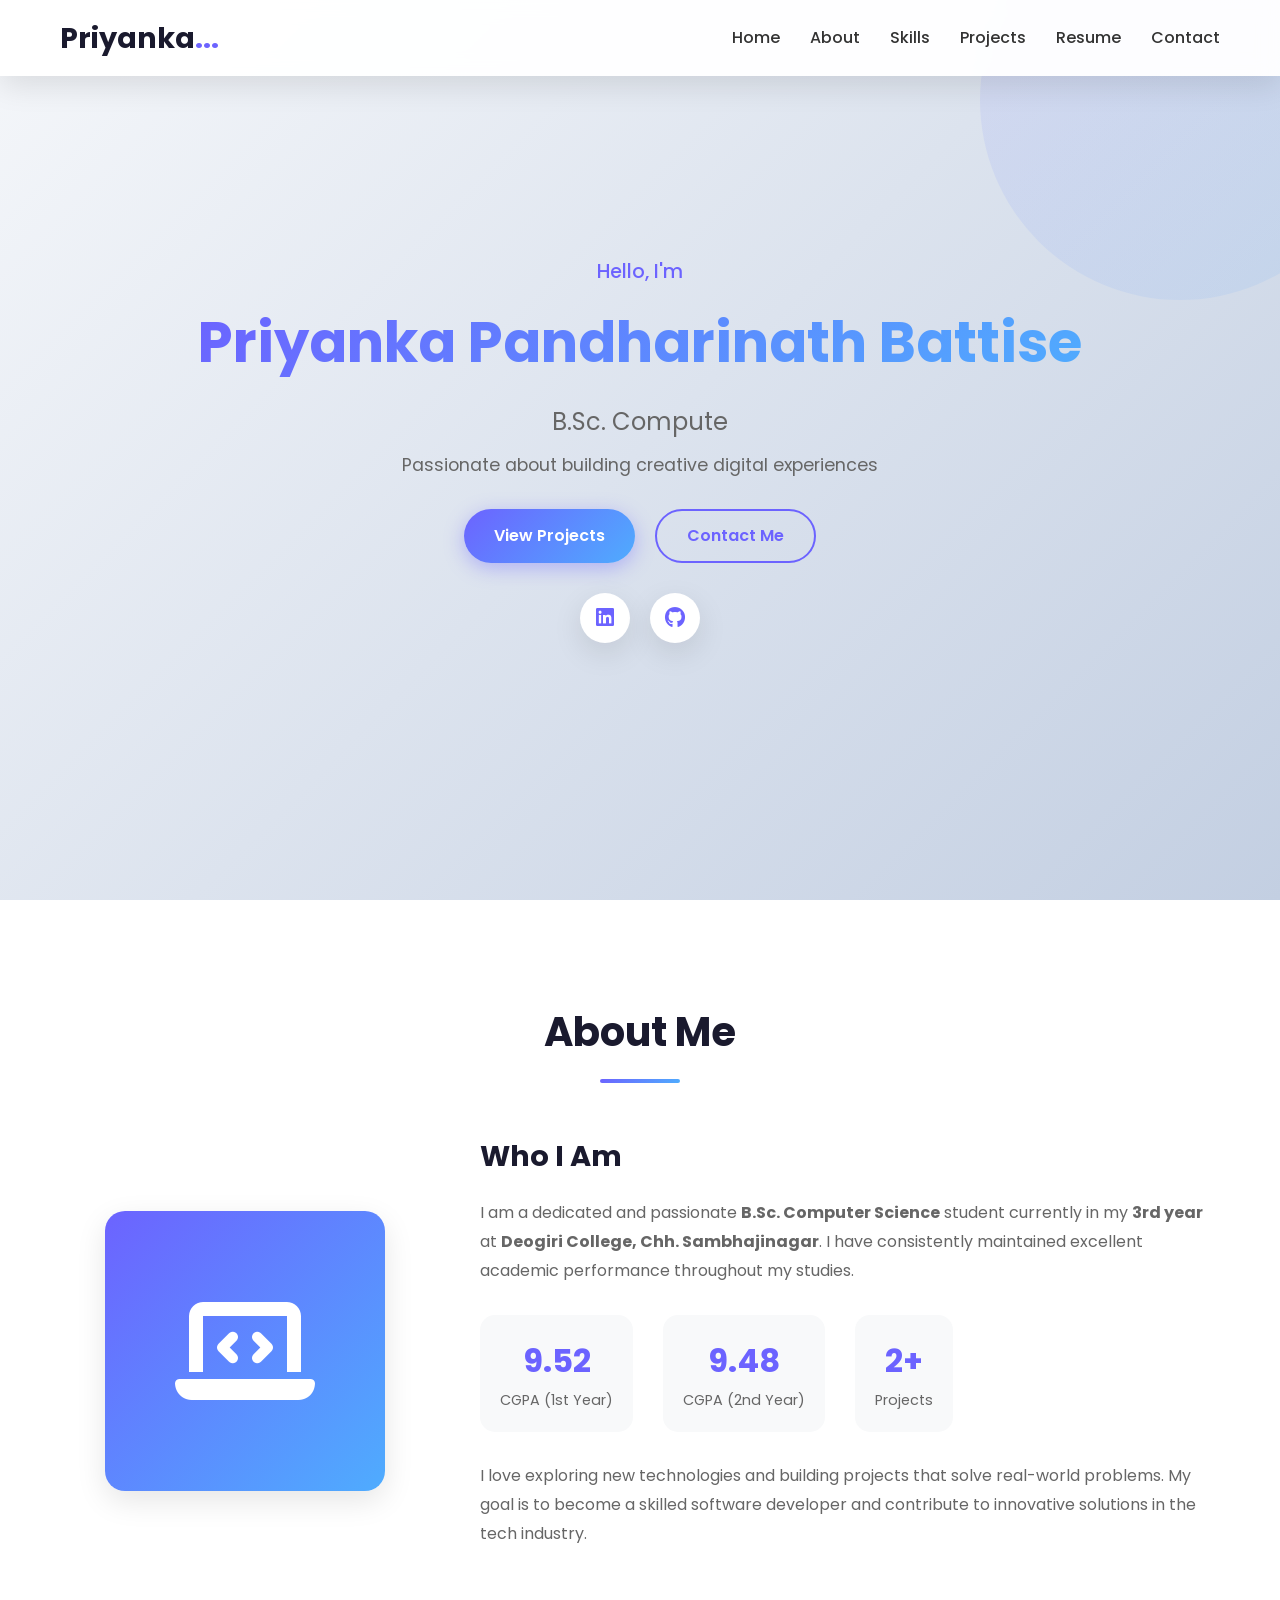
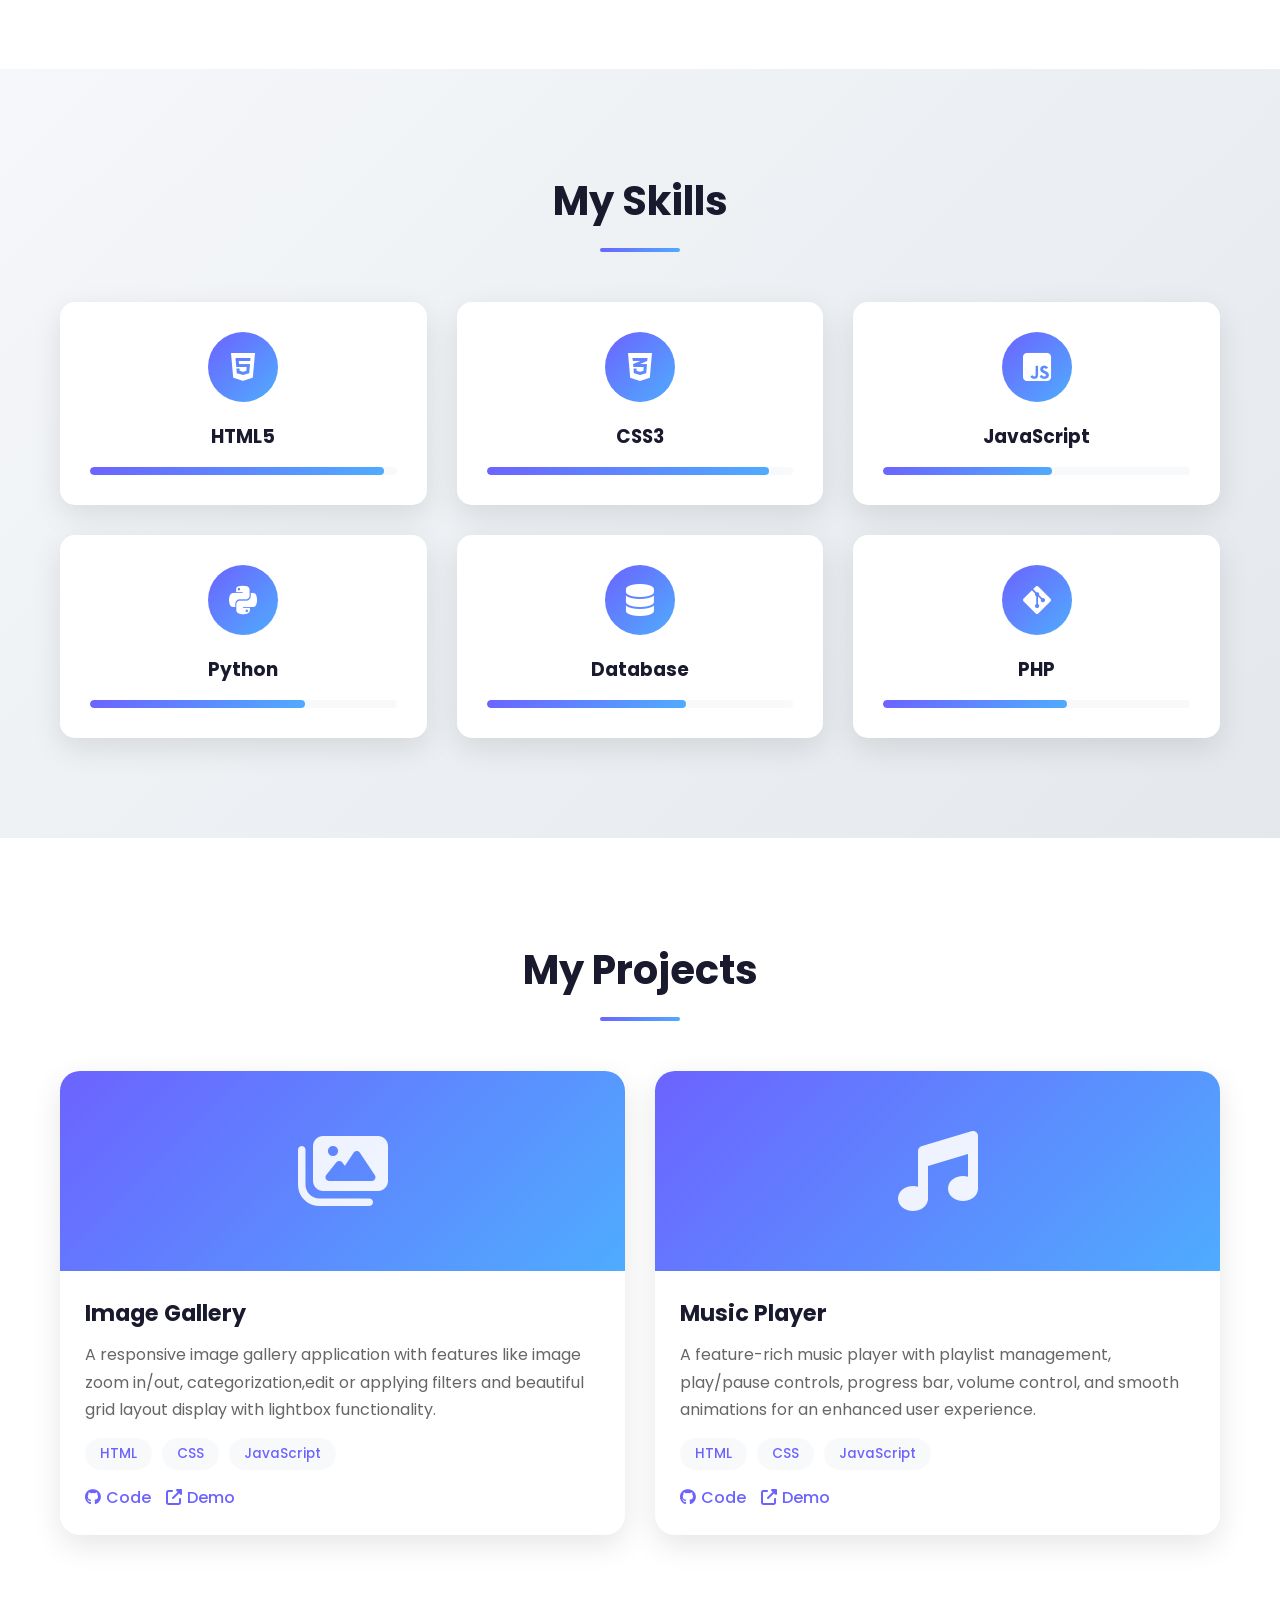
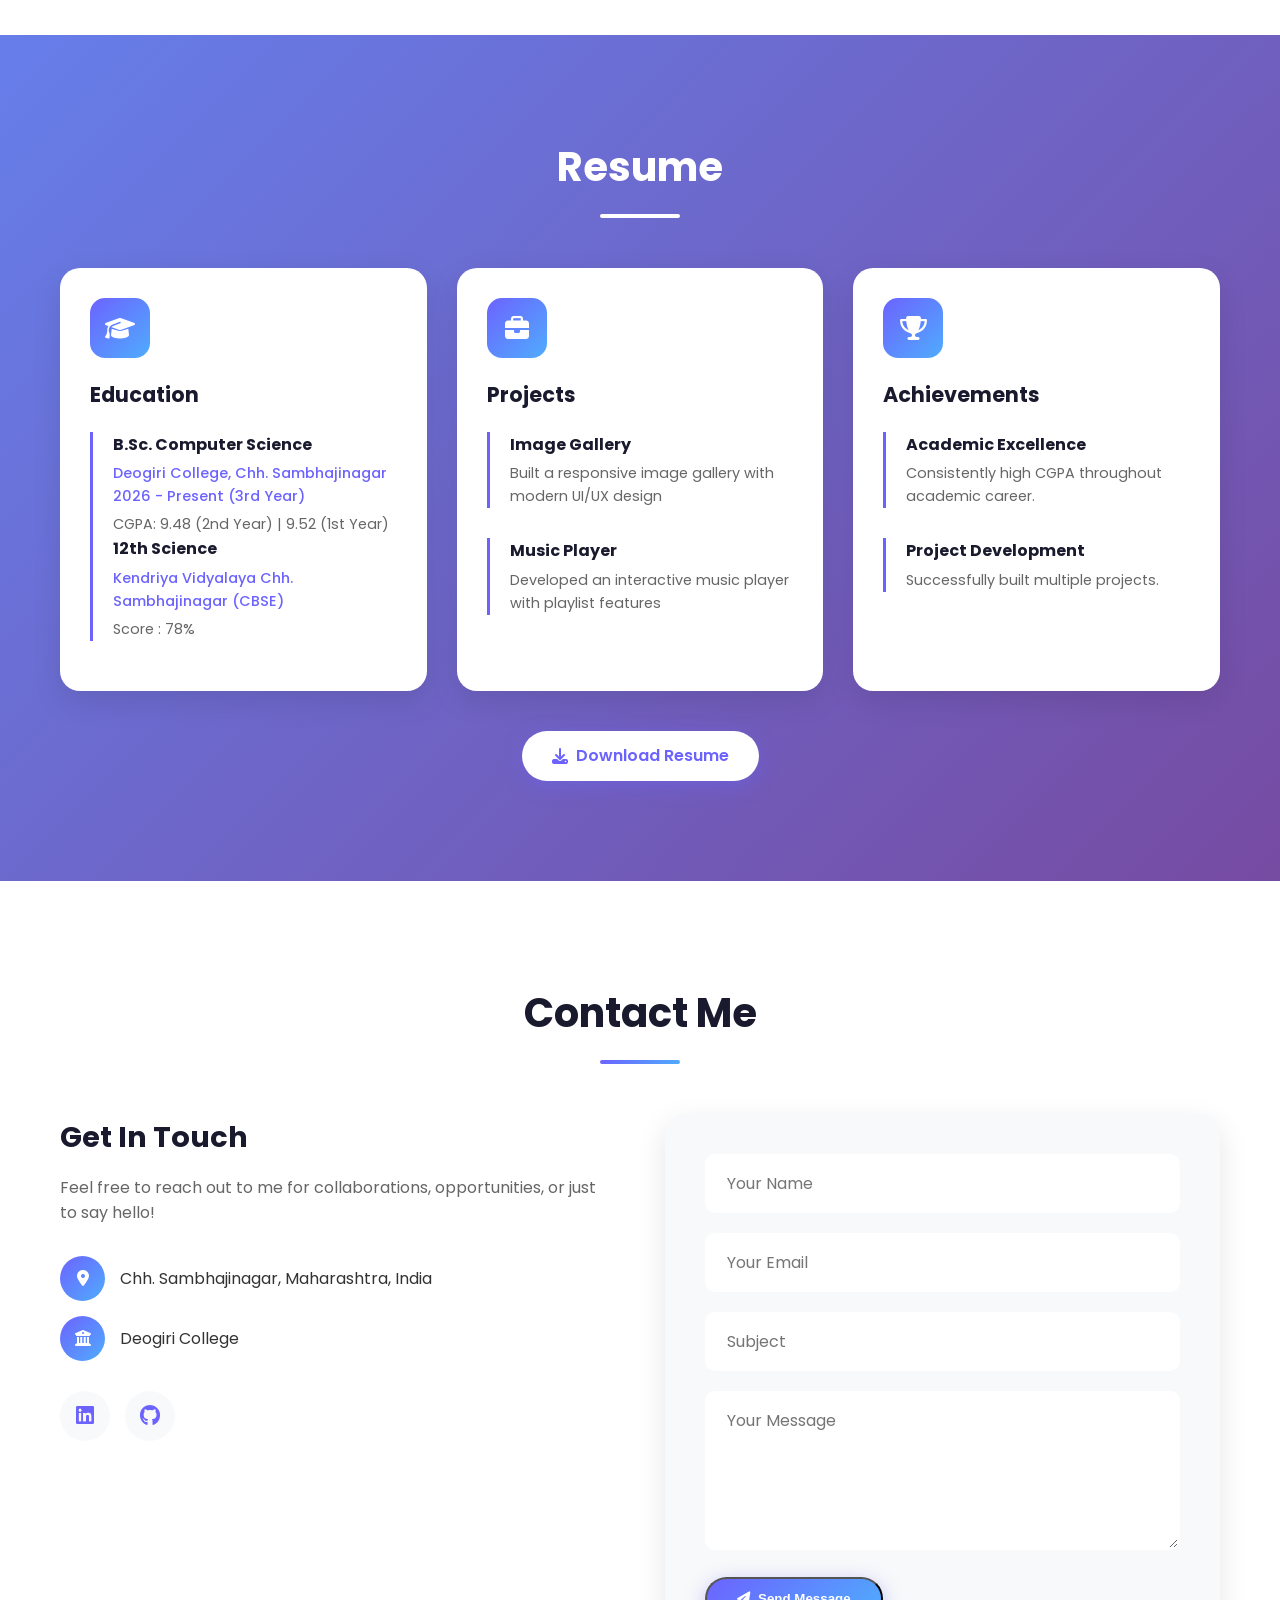
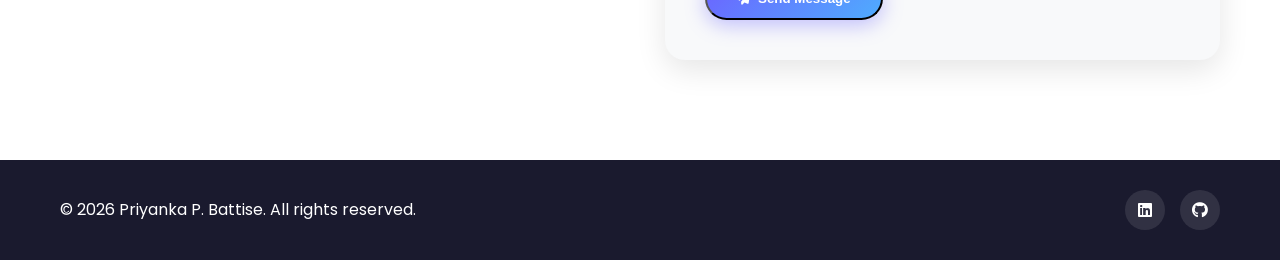
<file: task2-portfolio/index.html>
<!DOCTYPE html>
<html lang="en">
<head>
    <meta charset="UTF-8">
    <meta name="viewport" content="width=device-width, initial-scale=1.0">
    <title>Priyanka P. Battise | Portfolio</title>
    <link rel="stylesheet" href="style.css">
    <link href="https://fonts.googleapis.com/css2?family=Poppins:wght@300;400;500;600;700&display=swap" rel="stylesheet">
    <link rel="stylesheet" href="https://cdnjs.cloudflare.com/ajax/libs/font-awesome/6.4.0/css/all.min.css">
</head>
<body>
    <!-- Navigation -->
    <nav class="navbar">
        <div class="nav-container">
            <a href="#home" class="logo">Priyanka<span>...</span></a>
            <ul class="nav-links">
                <li><a href="#home">Home</a></li>
                <li><a href="#about">About</a></li>
                <li><a href="#skills">Skills</a></li>
                <li><a href="#projects">Projects</a></li>
                <li><a href="#resume">Resume</a></li>
                <li><a href="#contact">Contact</a></li>
            </ul>
            <div class="hamburger">
                <span></span>
                <span></span>
                <span></span>
            </div>
        </div>
    </nav>

    <!-- Hero Section -->
    <section id="home" class="hero">
        <div class="hero-content">
            <p class="greeting">Hello, I'm</p>
            <h1 class="name">Priyanka Pandharinath Battise</h1>
            <p class="title">B.Sc. Computer Science Student</p>
            <p class="description">Passionate about building creative digital experiences</p>
            <div class="hero-buttons">
                <a href="#projects" class="btn primary">View Projects</a>
                <a href="#contact" class="btn secondary">Contact Me</a>
            </div>
            <div class="social-links">
                <a href="https://www.linkedin.com/in/priyanka-battise-638695283" target="_blank"><i class="fab fa-linkedin"></i></a>
                <a href="https://github.com/priyankabattise" target="_blank"><i class="fab fa-github"></i></a>
            </div>
        </div>
        <div class="hero-image">
            <div class="image-placeholder">
                <i class="fas fa-user-graduate"></i>
            </div>
        </div>
    </section>

    <!-- About Section -->
    <section id="about" class="about">
        <div class="container">
            <h2 class="section-title">About Me</h2>
            <div class="about-content">
                <div class="about-image">
                    <div class="image-frame">
                        <i class="fas fa-laptop-code"></i>
                    </div>
                </div>
                <div class="about-text">
                    <h3>Who I Am</h3>
                    <p>I am a dedicated and passionate <strong>B.Sc. Computer Science</strong> student currently in my <strong>3rd year</strong> at <strong>Deogiri College, Chh. Sambhajinagar</strong>. I have consistently maintained excellent academic performance throughout my studies.</p>
                    
                    <div class="stats">
                        <div class="stat-item">
                            <span class="stat-number">9.52</span>
                            <span class="stat-label">CGPA (1st Year)</span>
                        </div>
                        <div class="stat-item">
                            <span class="stat-number">9.48</span>
                            <span class="stat-label">CGPA (2nd Year)</span>
                        </div>
                        <div class="stat-item">
                            <span class="stat-number">2+</span>
                            <span class="stat-label">Projects</span>
                        </div>
                    </div>

                    <p>I love exploring new technologies and building projects that solve real-world problems. My goal is to become a skilled software developer and contribute to innovative solutions in the tech industry.</p>
                </div>
            </div>
        </div>
    </section>

    <!-- Skills Section -->
    <section id="skills" class="skills">
        <div class="container">
            <h2 class="section-title">My Skills</h2>
            <div class="skills-grid">
                <div class="skill-card">
                    <div class="skill-icon">
                        <i class="fab fa-html5"></i>
                    </div>
                    <h3>HTML5</h3>
                    <div class="skill-bar">
                        <div class="skill-progress" data-progress="96"></div>
                    </div>
                </div>
                <div class="skill-card">
                    <div class="skill-icon">
                        <i class="fab fa-css3-alt"></i>
                    </div>
                    <h3>CSS3</h3>
                    <div class="skill-bar">
                        <div class="skill-progress" data-progress="92"></div>
                    </div>
                </div>
                <div class="skill-card">
                    <div class="skill-icon">
                        <i class="fab fa-js-square"></i>
                    </div>
                    <h3>JavaScript</h3>
                    <div class="skill-bar">
                        <div class="skill-progress" data-progress="55"></div>
                    </div>
                </div>
                <div class="skill-card">
                    <div class="skill-icon">
                        <i class="fab fa-python"></i>
                    </div>
                    <h3>Python</h3>
                    <div class="skill-bar">
                        <div class="skill-progress" data-progress="70"></div>
                    </div>
                </div>
                <div class="skill-card">
                    <div class="skill-icon">
                        <i class="fas fa-database"></i>
                    </div>
                    <h3>Database</h3>
                    <div class="skill-bar">
                        <div class="skill-progress" data-progress="65"></div>
                    </div>
                </div>
                <div class="skill-card">
                    <div class="skill-icon">
                        <i class="fab fa-git-alt"></i>
                    </div>
                    <h3>PHP</h3>
                    <div class="skill-bar">
                        <div class="skill-progress" data-progress="60"></div>
                    </div>
                </div>
            </div>
        </div>
    </section>

    <!-- Projects Section -->
    <section id="projects" class="projects">
        <div class="container">
            <h2 class="section-title">My Projects</h2>
            <div class="projects-grid">
                <div class="project-card">
                    <div class="project-image">
                        <i class="fas fa-images"></i>
                    </div>
                    <div class="project-info">
                        <h3>Image Gallery</h3>
                        <p>A responsive image gallery application with features like image zoom in/out, categorization,edit or applying filters and beautiful grid layout display with lightbox functionality.</p>
                        <div class="project-tags">
                            <span>HTML</span>
                            <span>CSS</span>
                            <span>JavaScript</span>
                        </div>
                        <div class="project-links">
                            <a href="https://github.com/priyankabattise/codealpha_tasks/tree/main/task1-image-gallery" target="_blank"><i class="fab fa-github"></i> Code</a>
                            <a href="https://priyankabattise.github.io/Image-Gallery/"><i class="fas fa-external-link-alt"></i> Demo</a>
                        </div>
                    </div>
                </div>
                <div class="project-card">
                    <div class="project-image">
                        <i class="fas fa-music"></i>
                    </div>
                    <div class="project-info">
                        <h3>Music Player</h3>
                        <p>A feature-rich music player with playlist management, play/pause controls, progress bar, volume control, and smooth animations for an enhanced user experience.</p>
                        <div class="project-tags">
                            <span>HTML</span>
                            <span>CSS</span>
                            <span>JavaScript</span>
                        </div>
                        <div class="project-links">
                            <a href="https://github.com/priyankabattise/Music-player"><i class="fab fa-github"></i> Code</a>
                            <a href="https://priyankabattise.github.io/Music-player/"><i class="fas fa-external-link-alt"></i> Demo</a>
                        </div>
                    </div>
                </div>
            </div>
        </div>
    </section>

    <!-- Resume Section -->
    <section id="resume" class="resume">
        <div class="container">
            <h2 class="section-title">Resume</h2>
            <div class="resume-content">
                <div class="resume-card">
                    <div class="resume-icon">
                        <i class="fas fa-graduation-cap"></i>
                    </div>
                    <h3>Education</h3>
                    <div class="timeline">
                        <div class="timeline-item">
                            <h4>B.Sc. Computer Science</h4>
                            <p class="institution">Deogiri College, Chh. Sambhajinagar</p>
                            <p class="year">2026 - Present (3rd Year)</p>
                            <p class="cgpa">CGPA: 9.48 (2nd Year) | 9.52 (1st Year)</p>
                            <h4>12th Science</h4>
                            <p class="institution">Kendriya Vidyalaya Chh. Sambhajinagar (CBSE)</p>
                            <!-- <p class="year">2024 - Present (3rd Year)</p> -->
                            <p class="cgpa">Score : 78%</p>
                        </div>
                    </div>
                </div>
                <div class="resume-card">
                    <div class="resume-icon">
                        <i class="fas fa-briefcase"></i>
                    </div>
                    <h3>Projects</h3>
                    <div class="timeline">
                        <div class="timeline-item">
                            <h4>Image Gallery</h4>
                            <p class="description">Built a responsive image gallery with modern UI/UX design</p>
                        </div>
                        <div class="timeline-item">
                            <h4>Music Player</h4>
                            <p class="description">Developed an interactive music player with playlist features</p>
                        </div>
                    </div>
                </div>
                <div class="resume-card">
                    <div class="resume-icon">
                        <i class="fas fa-trophy"></i>
                    </div>
                    <h3>Achievements</h3>
                    <div class="timeline">
                        <div class="timeline-item">
                            <h4>Academic Excellence</h4>
                            <p class="description">Consistently high CGPA throughout academic career.</p>
                        </div>
                        <div class="timeline-item">
                            <h4>Project Development</h4>
                            <p class="description">Successfully built multiple projects.</p>
                        </div>
                    </div>
                </div>
            </div>
            <div class="download-resume">
                <a href="#" class="btn primary"><i class="fas fa-download"></i> Download Resume</a>
            </div>
        </div>
    </section>

    <!-- Contact Section -->
    <section id="contact" class="contact">
        <div class="container">
            <h2 class="section-title">Contact Me</h2>
            <div class="contact-content">
                <div class="contact-info">
                    <h3>Get In Touch</h3>
                    <p>Feel free to reach out to me for collaborations, opportunities, or just to say hello!</p>
                    <div class="contact-details">
                        <div class="contact-item">
                            <i class="fas fa-map-marker-alt"></i>
                            <span>Chh. Sambhajinagar, Maharashtra, India</span>
                        </div>
                        <div class="contact-item">
                            <i class="fas fa-university"></i>
                            <span>Deogiri College</span>
                        </div>
                    </div>
                    <div class="contact-social">
                        <a href="https://www.linkedin.com/in/priyanka-battise-638695283" target="_blank"><i class="fab fa-linkedin"></i></a>
                        <a href="https://github.com/priyankabattise" target="_blank"><i class="fab fa-github"></i></a>
                    </div>
                </div>
                <form class="contact-form">
                    <div class="form-group">
                        <input type="text" placeholder="Your Name" required>
                    </div>
                    <div class="form-group">
                        <input type="email" placeholder="Your Email" required>
                    </div>
                    <div class="form-group">
                        <input type="text" placeholder="Subject">
                    </div>
                    <div class="form-group">
                        <textarea placeholder="Your Message" rows="5" required></textarea>
                    </div>
                    <button type="submit" class="btn primary"><i class="fas fa-paper-plane"></i> Send Message</button>
                </form>
            </div>
        </div>
    </section>

    <!-- Footer -->
    <footer class="footer">
        <div class="container">
            <div class="footer-content">
                <p>&copy; 2026 Priyanka P. Battise. All rights reserved.</p>
                <div class="footer-links">
                    <a href="https://www.linkedin.com/in/priyanka-battise-638695283" target="_blank"><i class="fab fa-linkedin"></i></a>
                    <a href="https://github.com/priyankabattise" target="_blank"><i class="fab fa-github"></i></a>
                </div>
            </div>
        </div>
    </footer>

    <script src="script.js"></script>
</body>
</html>
</file>
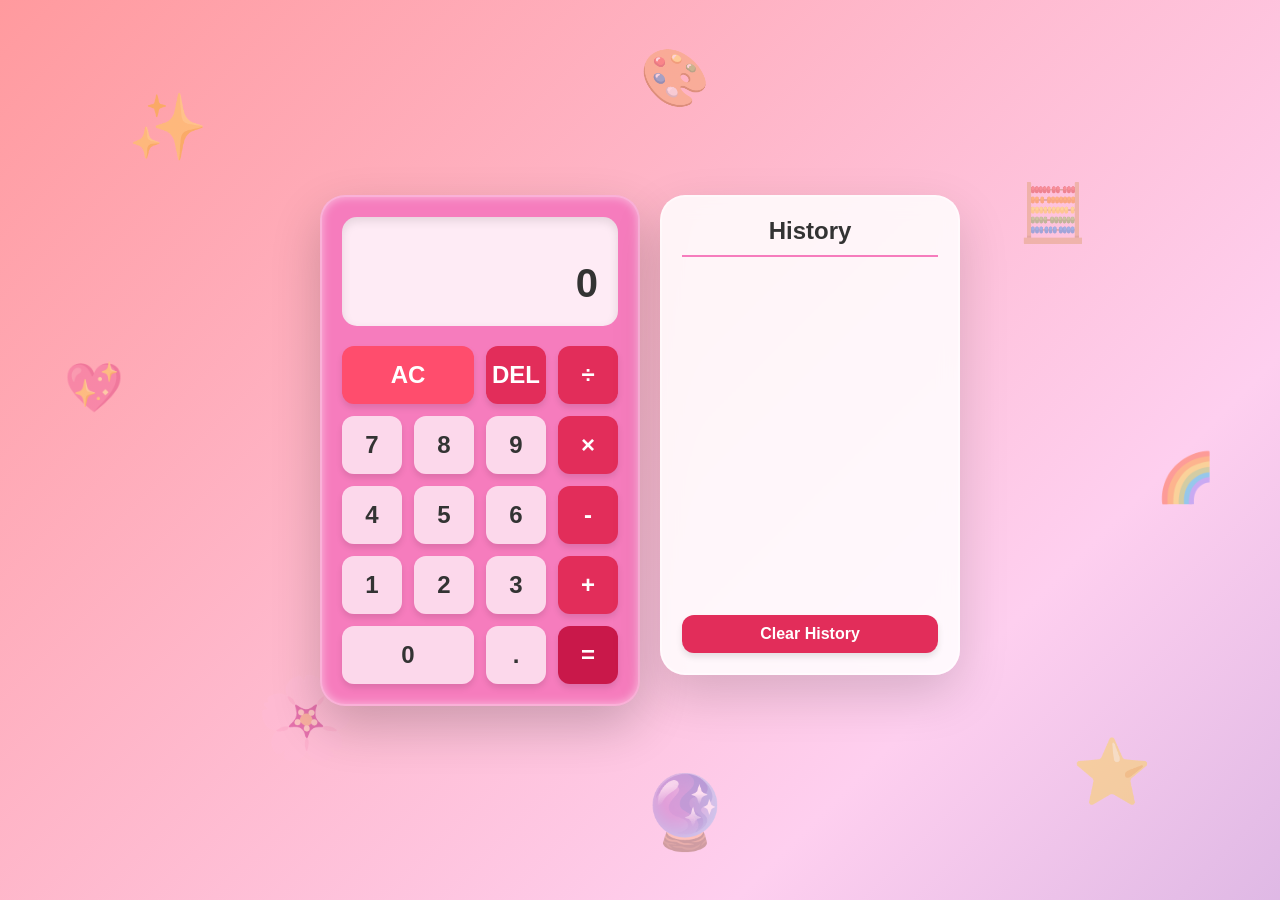
<file: task3-calculator/index.html>
<!DOCTYPE html>
<html lang="en">
<head>
    <meta charset="UTF-8">
    <meta name="viewport" content="width=device-width, initial-scale=1.0">
    <title>Calculator</title>
    <link rel="stylesheet" href="style.css">
</head>
<body>

    <!-- Background Emojis and Symbols -->
    <div class="bg-element e1">✨</div>
    <div class="bg-element e2">🧮</div>
    <div class="bg-element e3">🌸</div>
    <div class="bg-element e4">⭐</div>
    <div class="bg-element e5">💖</div>
    <div class="bg-element e6">🌈</div>
    <div class="bg-element e7">🎨</div>
    <div class="bg-element e8">🔮</div>

    <div class="app-container">
        <!-- Calculator Section -->
        <div class="calculator">
            <div class="display">
                <div id="previous-operand" class="previous-operand"></div>
                <div id="current-operand" class="current-operand">0</div>
            </div>
            <div class="buttons">
                <button class="clear-btn span-two" onclick="clearDisplay()">AC</button>
                <button class="operator" onclick="deleteNumber()">DEL</button>
                <button class="operator" onclick="chooseOperator('/')">÷</button>
                
                <button onclick="appendNumber('7')">7</button>
                <button onclick="appendNumber('8')">8</button>
                <button onclick="appendNumber('9')">9</button>
                <button class="operator" onclick="chooseOperator('*')">×</button>
                
                <button onclick="appendNumber('4')">4</button>
                <button onclick="appendNumber('5')">5</button>
                <button onclick="appendNumber('6')">6</button>
                <button class="operator" onclick="chooseOperator('-')">-</button>
                
                <button onclick="appendNumber('1')">1</button>
                <button onclick="appendNumber('2')">2</button>
                <button onclick="appendNumber('3')">3</button>
                <button class="operator" onclick="chooseOperator('+')">+</button>
                
                <button class="span-two" onclick="appendNumber('0')">0</button>
                <button onclick="appendNumber('.')">.</button>
                <button class="equals" onclick="compute()">=</button>
            </div>
        </div>

        <!-- History Panel Section -->
        <div class="history-panel">
            <h2>History</h2>
            <ul id="history-list" class="history-list">
            
            </ul>
            <button class="clear-history-btn" onclick="clearHistory()">Clear History</button>
        </div>
    </div>

    <script src="script.js"></script>
</body>
</html>
</file>
<file: task2-portfolio/style.css>
:root {
    --primary-color: #6c63ff;
    --secondary-color: #4facfe;
    --gradient: linear-gradient(135deg, #6c63ff 0%, #4facfe 100%);
    --dark-color: #1a1a2e;
    --light-color: #f8f9fa;
    --text-color: #333;
    --text-light: #666;
    --white: #ffffff;
    --shadow: 0 10px 30px rgba(0, 0, 0, 0.1);
    --shadow-hover: 0 20px 40px rgba(0, 0, 0, 0.15);
    --transition: all 0.3s ease;
}

* {
    margin: 0;
    padding: 0;
    box-sizing: border-box;
}

html {
    scroll-behavior: smooth;
}

body {
    font-family: 'Poppins', sans-serif;
    line-height: 1.6;
    color: var(--text-color);
    background-color: var(--light-color);
    overflow-x: hidden;
}

.container {
    max-width: 1200px;
    margin: 0 auto;
    padding: 0 20px;
}

/*  Animationn*/
@keyframes fadeInUp {
    from {
        opacity: 0;
        transform: translateY(30px);
    }
    to {
        opacity: 1;
        transform: translateY(0);
    }
}

@keyframes fadeInLeft {
    from {
        opacity: 0;
        transform: translateX(-30px);
    }
    to {
        opacity: 1;
        transform: translateX(0);
    }
}

@keyframes fadeInRight {
    from {
        opacity: 0;
        transform: translateX(30px);
    }
    to {
        opacity: 1;
        transform: translateX(0);
    }
}

@keyframes pulse {
    0%, 100% {
        transform: scale(1);
    }
    50% {
        transform: scale(1.05);
    }
}

@keyframes float {
    0%, 100% {
        transform: translateY(0);
    }
    50% {
        transform: translateY(-10px);
    }
}

/*  Navigation */
.navbar {
    position: fixed;
    top: 0;
    left: 0;
    right: 0;
    background: rgba(255, 255, 255, 0.95);
    backdrop-filter: blur(10px);
    z-index: 1000;
    box-shadow: var(--shadow);
}

.nav-container {
    max-width: 1200px;
    margin: 0 auto;
    padding: 15px 20px;
    display: flex;
    justify-content: space-between;
    align-items: center;
}

.logo {
    font-size: 1.8rem;
    font-weight: 700;
    color: var(--dark-color);
    text-decoration: none;
    transition: var(--transition);
}

.logo span {
    color: var(--primary-color);
}

.logo:hover {
    transform: scale(1.05);
}

.nav-links {
    display: flex;
    list-style: none;
    gap: 30px;
}

.nav-links a {
    text-decoration: none;
    color: var(--text-color);
    font-weight: 500;
    position: relative;
    transition: var(--transition);
}

.nav-links a::after {
    content: '';
    position: absolute;
    bottom: -5px;
    left: 0;
    width: 0;
    height: 2px;
    background: var(--gradient);
    transition: var(--transition);
}

.nav-links a:hover {
    color: var(--primary-color);
}

.nav-links a:hover::after {
    width: 100%;
}

.hamburger {
    display: none;
    flex-direction: column;
    cursor: pointer;
    gap: 5px;
}

.hamburger span {
    width: 25px;
    height: 3px;
    background: var(--dark-color);
    border-radius: 3px;
    transition: var(--transition);
}

/*  Hero Section  */
.hero {
    min-height: 100vh;
    display: flex;
    align-items: center;
    justify-content: center;
    padding: 100px 20px;
    background: linear-gradient(135deg, #f5f7fa 0%, #c3cfe2 100%);
    position: relative;
    overflow: hidden;
}

.hero::before {
    content: '';
    position: absolute;
    width: 400px;
    height: 400px;
    background: var(--gradient);
    border-radius: 50%;
    top: -100px;
    right: -100px;
    opacity: 0.1;
    animation: float 6s ease-in-out infinite;
}

.hero-content {
    text-align: center;
    animation: fadeInUp 1s ease;
}

.greeting {
    font-size: 1.2rem;
    color: var(--primary-color);
    font-weight: 500;
    margin-bottom: 10px;
}

.name {
    font-size: 3.5rem;
    font-weight: 700;
    color: var(--dark-color);
    margin-bottom: 15px;
    background: var(--gradient);
    -webkit-background-clip: text;
    -webkit-text-fill-color: transparent;
    background-clip: text;
}

.title {
    font-size: 1.5rem;
    color: var(--text-light);
    margin-bottom: 10px;
}

.description {
    font-size: 1.1rem;
    color: var(--text-light);
    margin-bottom: 30px;
}

.hero-buttons {
    display: flex;
    gap: 20px;
    justify-content: center;
    margin-bottom: 30px;
}

.btn {
    padding: 12px 30px;
    border-radius: 50px;
    text-decoration: none;
    font-weight: 600;
    transition: var(--transition);
    display: inline-flex;
    align-items: center;
    gap: 8px;
}

.btn.primary {
    background: var(--gradient);
    color: var(--white);
    box-shadow: 0 5px 20px rgba(108, 99, 255, 0.4);
}

.btn.primary:hover {
    transform: translateY(-3px);
    box-shadow: 0 8px 25px rgba(108, 99, 255, 0.5);
}

.btn.secondary {
    border: 2px solid var(--primary-color);
    color: var(--primary-color);
    background: transparent;
}

.btn.secondary:hover {
    background: var(--primary-color);
    color: var(--white);
    transform: translateY(-3px);
}

.social-links {
    display: flex;
    gap: 20px;
    justify-content: center;
}

.social-links a {
    width: 50px;
    height: 50px;
    border-radius: 50%;
    background: var(--white);
    display: flex;
    align-items: center;
    justify-content: center;
    text-decoration: none;
    color: var(--primary-color);
    font-size: 1.3rem;
    box-shadow: var(--shadow);
    transition: var(--transition);
}

.social-links a:hover {
    background: var(--gradient);
    color: var(--white);
    transform: translateY(-5px);
}

.hero-image {
    display: none;
}

.image-placeholder {
    width: 300px;
    height: 300px;
    background: var(--gradient);
    border-radius: 50%;
    display: flex;
    align-items: center;
    justify-content: center;
    animation: float 3s ease-in-out infinite;
}

.image-placeholder i {
    font-size: 8rem;
    color: var(--white);
}

/* ===== Section Title ===== */
.section-title {
    font-size: 2.5rem;
    text-align: center;
    margin-bottom: 50px;
    color: var(--dark-color);
    position: relative;
}

.section-title::after {
    content: '';
    display: block;
    width: 80px;
    height: 4px;
    background: var(--gradient);
    margin: 15px auto;
    border-radius: 2px;
}

/* ===== About Section ===== */
.about {
    padding: 100px 0;
    background: var(--white);
}

.about-content {
    display: grid;
    grid-template-columns: 1fr 2fr;
    gap: 50px;
    align-items: center;
}

.about-image {
    display: flex;
    justify-content: center;
}

.image-frame {
    width: 280px;
    height: 280px;
    background: var(--gradient);
    border-radius: 20px;
    display: flex;
    align-items: center;
    justify-content: center;
    box-shadow: var(--shadow);
    transition: var(--transition);
}

.image-frame:hover {
    transform: rotate(5deg) scale(1.05);
}

.image-frame i {
    font-size: 7rem;
    color: var(--white);
}

.about-text h3 {
    font-size: 1.8rem;
    color: var(--dark-color);
    margin-bottom: 20px;
}

.about-text p {
    color: var(--text-light);
    margin-bottom: 20px;
    line-height: 1.8;
}

.stats {
    display: flex;
    gap: 30px;
    margin: 30px 0;
}

.stat-item {
    text-align: center;
    padding: 20px;
    background: var(--light-color);
    border-radius: 15px;
    transition: var(--transition);
}

.stat-item:hover {
    transform: translateY(-5px);
    box-shadow: var(--shadow);
}

.stat-number {
    display: block;
    font-size: 2rem;
    font-weight: 700;
    color: var(--primary-color);
}

.stat-label {
    font-size: 0.9rem;
    color: var(--text-light);
}

/* ===== Skills Section ===== */
.skills {
    padding: 100px 0;
    background: linear-gradient(135deg, #f5f7fa 0%, #e4e8ec 100%);
}

.skills-grid {
    display: grid;
    grid-template-columns: repeat(3, 1fr);
    gap: 30px;
}

.skill-card {
    background: var(--white);
    padding: 30px;
    border-radius: 15px;
    text-align: center;
    box-shadow: var(--shadow);
    transition: var(--transition);
}

.skill-card:hover {
    transform: translateY(-10px);
    box-shadow: var(--shadow-hover);
}

.skill-icon {
    width: 70px;
    height: 70px;
    background: var(--gradient);
    border-radius: 50%;
    display: flex;
    align-items: center;
    justify-content: center;
    margin: 0 auto 20px;
}

.skill-icon i {
    font-size: 2rem;
    color: var(--white);
}

.skill-card h3 {
    margin-bottom: 15px;
    color: var(--dark-color);
}

.skill-bar {
    height: 8px;
    background: var(--light-color);
    border-radius: 10px;
    overflow: hidden;
}

.skill-progress {
    height: 100%;
    background: var(--gradient);
    border-radius: 10px;
    width: 0;
    transition: width 1.5s ease;
}

/* ===== Projects Section ===== */
.projects {
    padding: 100px 0;
    background: var(--white);
}

.projects-grid {
    display: grid;
    grid-template-columns: repeat(2, 1fr);
    gap: 30px;
}

.project-card {
    background: var(--white);
    border-radius: 20px;
    overflow: hidden;
    box-shadow: var(--shadow);
    transition: var(--transition);
}

.project-card:hover {
    transform: translateY(-10px);
    box-shadow: var(--shadow-hover);
}

.project-image {
    height: 200px;
    background: var(--gradient);
    display: flex;
    align-items: center;
    justify-content: center;
}

.project-image i {
    font-size: 5rem;
    color: var(--white);
    opacity: 0.9;
}

.project-info {
    padding: 25px;
}

.project-info h3 {
    font-size: 1.4rem;
    color: var(--dark-color);
    margin-bottom: 10px;
}

.project-info p {
    color: var(--text-light);
    margin-bottom: 15px;
    line-height: 1.7;
}

.project-tags {
    display: flex;
    gap: 10px;
    margin-bottom: 15px;
    flex-wrap: wrap;
}

.project-tags span {
    padding: 5px 15px;
    background: var(--light-color);
    color: var(--primary-color);
    border-radius: 20px;
    font-size: 0.85rem;
    font-weight: 500;
}

.project-links {
    display: flex;
    gap: 15px;
}

.project-links a {
    text-decoration: none;
    color: var(--primary-color);
    font-weight: 500;
    display: flex;
    align-items: center;
    gap: 5px;
    transition: var(--transition);
}

.project-links a:hover {
    color: var(--secondary-color);
}

/* ===== Resume Section ===== */
.resume {
    padding: 100px 0;
    background: linear-gradient(135deg, #667eea 0%, #764ba2 100%);
}

.resume .section-title {
    color: var(--white);
}

.resume .section-title::after {
    background: var(--white);
}

.resume-content {
    display: grid;
    grid-template-columns: repeat(3, 1fr);
    gap: 30px;
    margin-bottom: 40px;
}

.resume-card {
    background: var(--white);
    padding: 30px;
    border-radius: 20px;
    box-shadow: var(--shadow);
    transition: var(--transition);
}

.resume-card:hover {
    transform: translateY(-10px);
}

.resume-icon {
    width: 60px;
    height: 60px;
    background: var(--gradient);
    border-radius: 15px;
    display: flex;
    align-items: center;
    justify-content: center;
    margin-bottom: 20px;
}

.resume-icon i {
    font-size: 1.5rem;
    color: var(--white);
}

.resume-card h3 {
    font-size: 1.3rem;
    color: var(--dark-color);
    margin-bottom: 20px;
}

.timeline-item {
    padding-left: 20px;
    border-left: 3px solid var(--primary-color);
    margin-bottom: 20px;
}

.timeline-item h4 {
    color: var(--dark-color);
    margin-bottom: 5px;
}

.timeline-item .institution,
.timeline-item .year {
    color: var(--primary-color);
    font-weight: 500;
    font-size: 0.9rem;
}

.timeline-item .cgpa,
.timeline-item .description {
    color: var(--text-light);
    font-size: 0.9rem;
    margin-top: 5px;
}

.download-resume {
    text-align: center;
}

.download-resume .btn {
    background: var(--white);
    color: var(--primary-color);
}

.download-resume .btn:hover {
    background: var(--dark-color);
    color: var(--white);
}

/* ===== Contact Section ===== */
.contact {
    padding: 100px 0;
    background: var(--white);
}

.contact-content {
    display: grid;
    grid-template-columns: 1fr 1fr;
    gap: 50px;
}

.contact-info h3 {
    font-size: 1.8rem;
    color: var(--dark-color);
    margin-bottom: 15px;
}

.contact-info p {
    color: var(--text-light);
    margin-bottom: 30px;
}

.contact-details {
    margin-bottom: 30px;
}

.contact-item {
    display: flex;
    align-items: center;
    gap: 15px;
    margin-bottom: 15px;
}

.contact-item i {
    width: 45px;
    height: 45px;
    background: var(--gradient);
    border-radius: 50%;
    display: flex;
    align-items: center;
    justify-content: center;
    color: var(--white);
}

.contact-item span {
    color: var(--text-color);
}

.contact-social {
    display: flex;
    gap: 15px;
}

.contact-social a {
    width: 50px;
    height: 50px;
    border-radius: 50%;
    background: var(--light-color);
    display: flex;
    align-items: center;
    justify-content: center;
    text-decoration: none;
    color: var(--primary-color);
    font-size: 1.3rem;
    transition: var(--transition);
}

.contact-social a:hover {
    background: var(--gradient);
    color: var(--white);
    transform: translateY(-5px);
}

.contact-form {
    background: var(--light-color);
    padding: 40px;
    border-radius: 20px;
    box-shadow: var(--shadow);
}

.form-group {
    margin-bottom: 20px;
}

.form-group input,
.form-group textarea {
    width: 100%;
    padding: 15px 20px;
    border: 2px solid transparent;
    border-radius: 10px;
    font-family: inherit;
    font-size: 1rem;
    transition: var(--transition);
    background: var(--white);
}

.form-group input:focus,
.form-group textarea:focus {
    outline: none;
    border-color: var(--primary-color);
}

.form-group textarea {
    resize: vertical;
}

/* ===== Footer ===== */
.footer {
    background: var(--dark-color);
    color: var(--white);
    padding: 30px 0;
}

.footer-content {
    display: flex;
    justify-content: space-between;
    align-items: center;
}

.footer-links {
    display: flex;
    gap: 15px;
}

.footer-links a {
    width: 40px;
    height: 40px;
    border-radius: 50%;
    background: rgba(255, 255, 255, 0.1);
    display: flex;
    align-items: center;
    justify-content: center;
    text-decoration: none;
    color: var(--white);
    transition: var(--transition);
}

.footer-links a:hover {
    background: var(--gradient);
    transform: translateY(-3px);
}

/* ===== Responsive Design ===== */
@media (max-width: 1024px) {
    .skills-grid {
        grid-template-columns: repeat(2, 1fr);
    }

    .resume-content {
        grid-template-columns: 1fr;
    }
}

@media (max-width: 768px) {
    .nav-links {
        position: fixed;
        top: 70px;
        left: -100%;
        width: 100%;
        height: calc(100vh - 70px);
        background: var(--white);
        flex-direction: column;
        align-items: center;
        justify-content: flex-start;
        padding-top: 50px;
        gap: 30px;
        transition: var(--transition);
    }

    .nav-links.active {
        left: 0;
    }

    .hamburger {
        display: flex;
    }

    .hamburger.active span:nth-child(1) {
        transform: rotate(45deg) translate(5px, 5px);
    }

    .hamburger.active span:nth-child(2) {
        opacity: 0;
    }

    .hamburger.active span:nth-child(3) {
        transform: rotate(-45deg) translate(7px, -6px);
    }

    .name {
        font-size: 2.5rem;
    }

    .hero-buttons {
        flex-direction: column;
        align-items: center;
    }

    .about-content {
        grid-template-columns: 1fr;
        text-align: center;
    }

    .about-image {
        order: -1;
    }

    .stats {
        justify-content: center;
        flex-wrap: wrap;
    }

    .skills-grid {
        grid-template-columns: 1fr;
    }

    .projects-grid {
        grid-template-columns: 1fr;
    }

    .contact-content {
        grid-template-columns: 1fr;
    }

    .footer-content {
        flex-direction: column;
        gap: 15px;
        text-align: center;
    }
}

@media (max-width: 480px) {
    .name {
        font-size: 2rem;
    }

    .title {
        font-size: 1.2rem;
    }

    .section-title {
        font-size: 2rem;
    }

    .stats {
        flex-direction: column;
        align-items: center;
    }

    .stat-item {
        width: 100%;
    }

    .contact-form {
        padding: 25px;
    }
}

/* ===== Scroll Animations ===== */
.animate-on-scroll {
    opacity: 0;
    transform: translateY(30px);
    transition: all 0.6s ease;
}

.animate-on-scroll.animated {
    opacity: 1;
    transform: translateY(0);
}
</file>
<file: task3-calculator/style.css>
:root {
    --calc-bg: #f67cbd;
    --btn-bg: rgba(255, 255, 255, 0.7);
    --btn-hover: rgba(255, 255, 255, 0.9);
    --operator-bg: #e22d5a;
    --operator-hover: #f6b7c7;
    --equals-bg: #c9184a;
    --equals-hover: #f24848;
    --text-dark: #333;
}

* {
    box-sizing: border-box;
    margin: 0;
    padding: 0;
    font-family: 'Segoe UI', Tahoma, Geneva, Verdana, sans-serif;
}

body {
    min-height: 100vh;
    display: flex;
    justify-content: center;
    align-items: center;
    /* Gradient background */
    background: linear-gradient(135deg, #ff9a9e, #fecfef, #a18cd1, #fbc2eb, #8fd3f4);
    background-size: 300% 300%;
    animation: gradientBG 15s ease infinite;
    overflow: hidden;
    position: relative;
}

@keyframes gradientBG {
    0% { background-position: 0% 50%; }
    50% { background-position: 100% 50%; }
    100% { background-position: 0% 50%; }
}

/* Background Symbols and Emojis */
.bg-element {
    position: absolute;
    z-index: 0;
    opacity: 0.4;
    font-size: 3rem;
    pointer-events: none;
    user-select: none;
    animation: float 8s infinite ease-in-out alternate;
}

@keyframes float {
    0% { transform: translateY(0) rotate(0deg); }
    100% { transform: translateY(-30px) rotate(20deg); }
}

/* Positioning Emojis */
.e1 { top: 10%; left: 10%; animation-delay: 0s; font-size: 4rem; }
.e2 { top: 20%; right: 15%; animation-delay: 1s; font-size: 3.5rem; }
.e3 { bottom: 15%; left: 20%; animation-delay: 2s; font-size: 5rem; }
.e4 { bottom: 10%; right: 10%; animation-delay: 3s; font-size: 4rem; }
.e5 { top: 40%; left: 5%; animation-delay: 0.5s; font-size: 3rem; }
.e6 { top: 50%; right: 5%; animation-delay: 1.5s; font-size: 3rem; }
.e7 { top: 5%; left: 50%; animation-delay: 2.5s; font-size: 3.5rem; }
.e8 { bottom: 5%; left: 50%; animation-delay: 0.8s; font-size: 4.5rem; }

/* Main Layout */
.app-container {
    display: flex;
    gap: 20px;
    z-index: 10;
    flex-wrap: wrap;
    justify-content: center;
    align-items: flex-start;
    padding: 20px;
    max-width: 900px;
    width: 100%;
}

/* Calculator Styles */
.calculator {
    background-color: var(--calc-bg);
    padding: 20px;
    border-radius: 25px;
    box-shadow: 0 20px 50px rgba(0,0,0,0.2), inset 0 0 10px rgba(255,255,255,0.5);
    width: 320px;
    border: 2px solid rgba(255, 255, 255, 0.4);
    backdrop-filter: blur(5px);
}

.display {
    background-color: rgba(255, 255, 255, 0.85);
    border-radius: 15px;
    padding: 20px;
    margin-bottom: 20px;
    text-align: right;
    box-shadow: inset 0 4px 10px rgba(0,0,0,0.1);
    word-wrap: break-word;
    word-break: break-all;
    min-height: 100px;
    display: flex;
    flex-direction: column;
    justify-content: space-between;
}

.previous-operand {
    color: #666;
    font-size: 1.2rem;
    min-height: 1.5rem;
}

.current-operand {
    color: var(--text-dark);
    font-size: 2.5rem;
    font-weight: bold;
}

.buttons {
    display: grid;
    grid-template-columns: repeat(4, 1fr);
    gap: 12px;
}

button {
    cursor: pointer;
    border: none;
    outline: none;
    background-color: var(--btn-bg);
    border-radius: 12px;
    font-size: 1.5rem;
    padding: 15px 0;
    color: var(--text-dark);
    font-weight: 600;
    transition: all 0.2s;
    box-shadow: 0 4px 6px rgba(0,0,0,0.1);
}

button:hover {
    background-color: var(--btn-hover);
    transform: translateY(-2px);
    box-shadow: 0 6px 12px rgba(0,0,0,0.15);
}

button:active {
    transform: translateY(1px);
    box-shadow: 0 2px 4px rgba(0,0,0,0.1);
}

.span-two {
    grid-column: span 2;
}

.operator {
    background-color: var(--operator-bg);
    color: white;
}

.operator:hover {
    background-color: var(--operator-hover);
}

.equals {
    background-color: var(--equals-bg);
    color: white;
}

.equals:hover {
    background-color: var(--equals-hover);
}

.clear-btn {
    background-color: #ff4d6d;
    color: white;
}

.clear-btn:hover {
    background-color: #c9184a;
}

/* History Panel */
.history-panel {
    background-color: rgba(255, 255, 255, 0.85);
    padding: 20px;
    border-radius: 25px;
    width: 300px;
    height: 480px;
    box-shadow: 0 20px 50px rgba(0,0,0,0.15);
    display: flex;
    flex-direction: column;
    border: 2px solid rgba(255, 255, 255, 0.4);
    backdrop-filter: blur(10px);
}

.history-panel h2 {
    margin-bottom: 15px;
    color: var(--text-dark);
    text-align: center;
    font-size: 1.5rem;
    border-bottom: 2px solid var(--calc-bg);
    padding-bottom: 10px;
}

.history-list {
    list-style: none;
    overflow-y: auto;
    flex-grow: 1;
    margin-bottom: 15px;
    padding-right: 5px;
}

/* Custom Scrollbar for History */
.history-list::-webkit-scrollbar {
    width: 6px;
}
.history-list::-webkit-scrollbar-track {
    background: rgba(0,0,0,0.05);
    border-radius: 10px;
}
.history-list::-webkit-scrollbar-thumb {
    background: var(--calc-bg);
    border-radius: 10px;
}

.history-item {
    padding: 10px;
    border-bottom: 1px solid #eee;
    color: #555;
    font-size: 1.1rem;
    animation: fadeIn 0.3s ease;
    text-align: right;
}

.history-equation {
    font-size: 0.9rem;
    color: #888;
}

.history-result {
    font-weight: bold;
    color: var(--equals-bg);
    font-size: 1.2rem;
}

.clear-history-btn {
    background-color: var(--operator-bg);
    color: white;
    padding: 10px;
    border-radius: 12px;
    border: none;
    font-size: 1rem;
    cursor: pointer;
    transition: all 0.2s;
    font-weight: bold;
}

.clear-history-btn:hover {
    background-color: var(--operator-hover);
    transform: translateY(-2px);
}

@keyframes fadeIn {
    from { opacity: 0; transform: translateY(10px); }
    to { opacity: 1; transform: translateY(0); }
}

/* Responsive */
@media (max-width: 650px) {
    .app-container {
        flex-direction: column;
        align-items: center;
    }
    .history-panel {
        height: 300px;
    }
}
</file>
